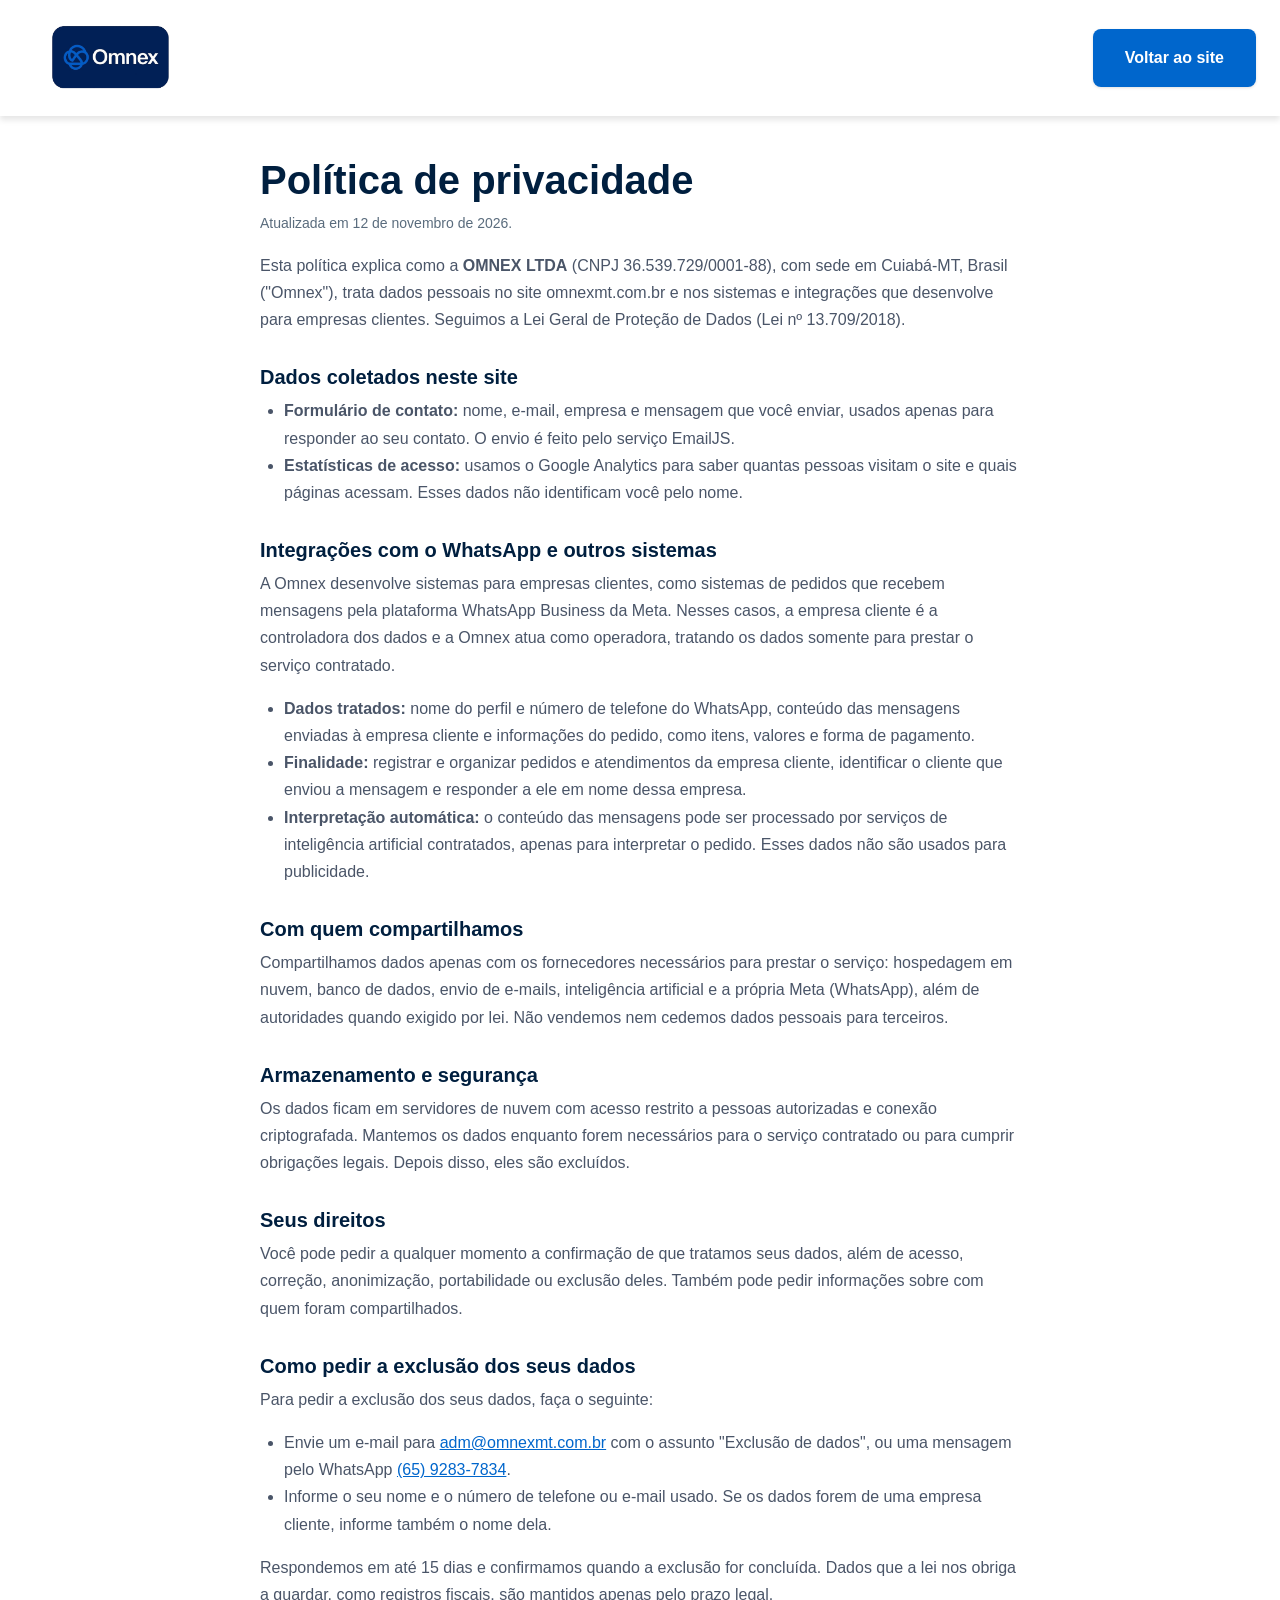
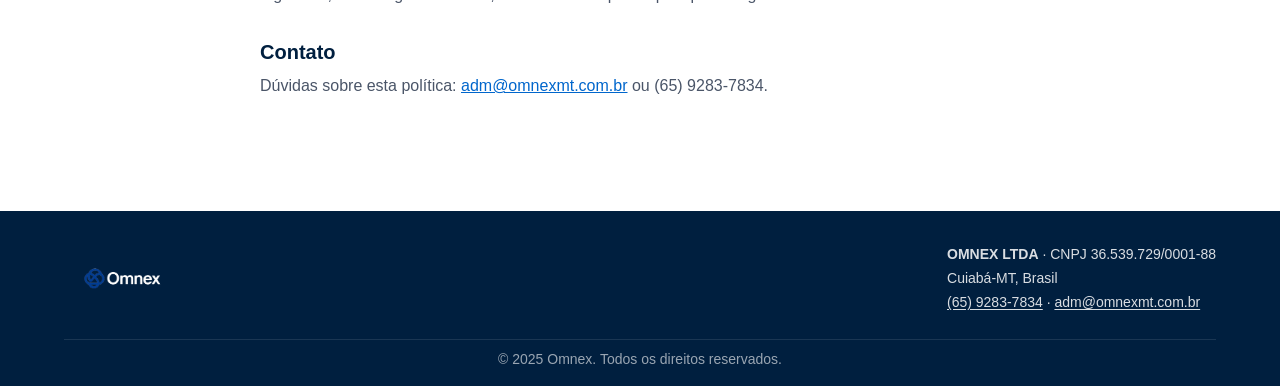
<file: privacidade.html>
<!doctype html>
<html lang="pt-BR">
  <head>
    <meta charset="UTF-8" />
    <meta name="viewport" content="width=device-width, initial-scale=1.0" />
    <meta
      name="description"
      content="Política de privacidade da Omnex Ltda: como tratamos dados pessoais no site e nas integrações que desenvolvemos, inclusive com o WhatsApp."
    />
    <meta name="robots" content="index, follow" />
    <link rel="canonical" href="https://omnexmt.com.br/privacidade.html" />
    <title>Política de privacidade | Omnex</title>
    <link rel="icon" type="image/png" href="images/omnex-icon.png" />
    <link rel="stylesheet" href="css/reset.css" />
    <link rel="stylesheet" href="css/style.css" />
  </head>
  <body>
    <header class="header scrolled" id="header">
      <div class="header__content">
        <a href="index.html" class="header__logo-link">
          <img
            src="images/omnex-blue.png"
            alt="Omnex Logo"
            class="header__logo"
          />
        </a>
        <a href="index.html" class="btn btn--primary">Voltar ao site</a>
      </div>
    </header>

    <main class="legal">
      <div class="container">
        <article class="legal__content">
          <h1>Política de privacidade</h1>
          <p class="legal__updated">Atualizada em 12 de novembro de 2026.</p>

          <p>
            Esta política explica como a <strong>OMNEX LTDA</strong> (CNPJ
            36.539.729/0001-88), com sede em Cuiabá-MT, Brasil ("Omnex"), trata dados pessoais no site
            omnexmt.com.br e nos sistemas e integrações que desenvolve para
            empresas clientes. Seguimos a Lei Geral de Proteção de Dados (Lei
            nº 13.709/2018).
          </p>

          <h2>Dados coletados neste site</h2>
          <ul>
            <li>
              <strong>Formulário de contato:</strong> nome, e-mail, empresa e
              mensagem que você enviar, usados apenas para responder ao seu
              contato. O envio é feito pelo serviço EmailJS.
            </li>
            <li>
              <strong>Estatísticas de acesso:</strong> usamos o Google
              Analytics para saber quantas pessoas visitam o site e quais
              páginas acessam. Esses dados não identificam você pelo nome.
            </li>
          </ul>

          <h2>Integrações com o WhatsApp e outros sistemas</h2>
          <p>
            A Omnex desenvolve sistemas para empresas clientes, como sistemas
            de pedidos que recebem mensagens pela plataforma WhatsApp Business
            da Meta. Nesses casos, a empresa cliente é a controladora dos dados
            e a Omnex atua como operadora, tratando os dados somente para
            prestar o serviço contratado.
          </p>
          <ul>
            <li>
              <strong>Dados tratados:</strong> nome do perfil e número de
              telefone do WhatsApp, conteúdo das mensagens enviadas à empresa
              cliente e informações do pedido, como itens, valores e forma de
              pagamento.
            </li>
            <li>
              <strong>Finalidade:</strong> registrar e organizar pedidos e
              atendimentos da empresa cliente, identificar o cliente que enviou
              a mensagem e responder a ele em nome dessa empresa.
            </li>
            <li>
              <strong>Interpretação automática:</strong> o conteúdo das
              mensagens pode ser processado por serviços de inteligência
              artificial contratados, apenas para interpretar o pedido. Esses
              dados não são usados para publicidade.
            </li>
          </ul>

          <h2>Com quem compartilhamos</h2>
          <p>
            Compartilhamos dados apenas com os fornecedores necessários para
            prestar o serviço: hospedagem em nuvem, banco de dados, envio de
            e-mails, inteligência artificial e a própria Meta (WhatsApp), além
            de autoridades quando exigido por lei. Não vendemos nem cedemos
            dados pessoais para terceiros.
          </p>

          <h2>Armazenamento e segurança</h2>
          <p>
            Os dados ficam em servidores de nuvem com acesso restrito a pessoas
            autorizadas e conexão criptografada. Mantemos os dados enquanto
            forem necessários para o serviço contratado ou para cumprir
            obrigações legais. Depois disso, eles são excluídos.
          </p>

          <h2>Seus direitos</h2>
          <p>
            Você pode pedir a qualquer momento a confirmação de que tratamos
            seus dados, além de acesso, correção, anonimização, portabilidade
            ou exclusão deles. Também pode pedir informações sobre com quem
            foram compartilhados.
          </p>

          <h2 id="exclusao-de-dados">Como pedir a exclusão dos seus dados</h2>
          <p>Para pedir a exclusão dos seus dados, faça o seguinte:</p>
          <ul>
            <li>
              Envie um e-mail para
              <a href="mailto:adm@omnexmt.com.br">adm@omnexmt.com.br</a> com o
              assunto "Exclusão de dados", ou uma mensagem pelo WhatsApp
              <a href="https://wa.me/556592837834" target="_blank" rel="noopener noreferrer">(65) 9283-7834</a>.
            </li>
            <li>
              Informe o seu nome e o número de telefone ou e-mail usado. Se os
              dados forem de uma empresa cliente, informe também o nome dela.
            </li>
          </ul>
          <p>
            Respondemos em até 15 dias e confirmamos quando a exclusão for
            concluída. Dados que a lei nos obriga a guardar, como registros
            fiscais, são mantidos apenas pelo prazo legal.
          </p>

          <h2>Contato</h2>
          <p>
            Dúvidas sobre esta política: <a href="mailto:adm@omnexmt.com.br">adm@omnexmt.com.br</a>
            ou (65) 9283-7834.
          </p>
        </article>
      </div>
    </main>

    <footer class="footer">
      <div class="container">
        <div class="footer__content">
          <img
            src="images/omnex-logo-white-text.png"
            alt="Omnex Logo"
            class="footer__logo"
            loading="lazy"
          />
          <address class="footer__company">
            <strong>OMNEX LTDA</strong> · CNPJ 36.539.729/0001-88<br />
            Cuiabá-MT, Brasil<br />
            <a href="tel:+556592837834">(65) 9283-7834</a> ·
            <a href="mailto:adm@omnexmt.com.br">adm@omnexmt.com.br</a>
          </address>
        </div>
        <div class="footer__bottom">
          <p>&copy; 2025 Omnex. Todos os direitos reservados.</p>
        </div>
      </div>
    </footer>
  </body>
</html>
</file>
<file: css/style.css>
/* ===================================
   Omnex Landing Page Styles
   =================================== */

/* CSS Custom Properties (Design System) */
:root {
  /* Colors */
  --color-navy-dark: #001f3f;
  --color-navy-medium: #002a54;
  --color-blue-primary: #0066cc;
  --color-blue-bright: #0080ff;
  --color-white: #ffffff;
  --color-gray-light: #f4f7fa;
  --color-gray-medium: #e1e8ed;
  --color-gray-dark: #5a6c7d;
  --color-text-primary: #1a2332;
  --color-text-secondary: #4a5568;

  /* Spacing (8px base unit) */
  --space-xs: 0.5rem; /* 8px */
  --space-sm: 1rem; /* 16px */
  --space-md: 1.5rem; /* 24px */
  --space-lg: 2rem; /* 32px */
  --space-xl: 3rem; /* 48px */
  --space-2xl: 4rem; /* 64px */
  --space-3xl: 6rem; /* 96px */

  /* Typography */
  --font-system:
    -apple-system, BlinkMacSystemFont, "Segoe UI", Roboto, "Helvetica Neue",
    Arial, sans-serif;
  --font-size-sm: 0.875rem; /* 14px */
  --font-size-base: 1rem; /* 16px */
  --font-size-lg: 1.125rem; /* 18px */
  --font-size-xl: 1.25rem; /* 20px */
  --font-size-2xl: 1.5rem; /* 24px */
  --font-size-3xl: 2rem; /* 32px */
  --font-size-4xl: 2.5rem; /* 40px */
  --font-size-5xl: 3rem; /* 48px */
  --font-size-6xl: 3.75rem; /* 60px */

  /* Transitions */
  --transition-fast: 150ms ease-in-out;
  --transition-base: 300ms ease-in-out;
  --transition-slow: 500ms ease-in-out;

  /* Shadows */
  --shadow-sm: 0 1px 3px rgba(0, 0, 0, 0.12);
  --shadow-md: 0 4px 6px rgba(0, 0, 0, 0.1);
  --shadow-lg: 0 10px 25px rgba(0, 0, 0, 0.15);

  /* Border Radius */
  --radius-sm: 4px;
  --radius-md: 8px;
  --radius-lg: 12px;
  --radius-full: 9999px;

  /* Container */
  --container-max: 1200px;
  --container-padding: var(--space-md);
}

/* ===================================
   Base Styles
   =================================== */

body {
  font-family: var(--font-system);
  font-size: var(--font-size-base);
  color: var(--color-text-primary);
  background-color: var(--color-white);
  overflow-x: hidden;
}

.container {
  max-width: var(--container-max);
  margin: 0 auto;
  padding: 0 var(--container-padding);
}

section {
  padding: var(--space-3xl) 0;
}

/* ===================================
   Header & Navigation
   =================================== */

.header {
  position: fixed;
  top: 0;
  left: 0;
  width: 100%;
  z-index: 1000;
  background-color: rgba(255, 255, 255, 0.98);
  transition:
    background-color var(--transition-base),
    box-shadow var(--transition-base);
  box-shadow: 0 2px 10px rgba(0, 0, 0, 0.05);
}

.header.scrolled {
  background-color: rgba(255, 255, 255, 1);
  backdrop-filter: blur(10px);
  box-shadow: var(--shadow-md);
}

.header__content {
  display: flex;
  justify-content: space-between;
  align-items: center;
  padding: var(--space-xs) var(--container-padding);
}

.header__logo {
  height: 120px;
  width: auto;
  transition: transform var(--transition-base);
  display: block;
  margin: -10px 0;
}

.header__logo-link {
  display: flex;
  align-items: center;
}

.header__logo:hover {
  transform: scale(1.05);
}

.nav {
  display: flex;
  align-items: center;
  gap: var(--space-lg);
}

.nav__list {
  display: flex;
  gap: var(--space-lg);
}

.nav__link {
  color: var(--color-navy-dark);
  font-size: var(--font-size-base);
  font-weight: 600;
  position: relative;
  transition: color var(--transition-fast);
}

.nav__link::after {
  content: "";
  position: absolute;
  bottom: -4px;
  left: 0;
  width: 0;
  height: 2px;
  background-color: var(--color-blue-primary);
  transition: width var(--transition-base);
}

.nav__link:hover {
  color: var(--color-blue-primary);
}

.nav__link:hover::after {
  width: 100%;
}

.nav__link.active {
  color: var(--color-blue-primary);
}

.nav__link.active::after {
  width: 100%;
}

.nav__mobile-toggle {
  display: none;
  flex-direction: column;
  gap: 6px;
  padding: var(--space-xs);
}

.nav__mobile-toggle span {
  display: block;
  width: 24px;
  height: 2px;
  background-color: var(--color-navy-dark);
  transition: all var(--transition-base);
}

.nav__item--cta {
  display: none;
}

.nav__cta-desktop {
  display: inline-block;
}

/* ===================================
   Buttons
   =================================== */

.btn {
  display: inline-block;
  padding: var(--space-sm) var(--space-lg);
  font-size: var(--font-size-base);
  font-weight: 600;
  text-align: center;
  border-radius: var(--radius-md);
  transition: all var(--transition-base);
  cursor: pointer;
}

.btn--primary {
  background-color: var(--color-blue-primary);
  color: var(--color-white);
  box-shadow: var(--shadow-sm);
}

.btn--primary:hover {
  background-color: var(--color-blue-bright);
  box-shadow: var(--shadow-md);
  transform: translateY(-2px);
}

.btn--outline {
  background-color: transparent;
  color: var(--color-white);
  border: 2px solid var(--color-white);
}

.btn--outline:hover {
  background-color: var(--color-white);
  color: var(--color-blue-primary);
}

.btn--large {
  padding: var(--space-md) var(--space-xl);
  font-size: var(--font-size-lg);
}

/* ===================================
   Hero Section
   =================================== */

.hero {
  min-height: 100vh;
  display: flex;
  align-items: center;
  justify-content: center;
  background: linear-gradient(
    135deg,
    var(--color-navy-dark) 0%,
    var(--color-navy-medium) 50%,
    var(--color-blue-primary) 100%
  );
  position: relative;
  overflow: hidden;
  padding-top: var(--space-3xl);
}

.hero::before {
  content: "";
  position: absolute;
  top: -50%;
  right: -20%;
  width: 800px;
  height: 800px;
  background: radial-gradient(
    circle,
    rgba(0, 102, 204, 0.2) 0%,
    transparent 70%
  );
  border-radius: 50%;
  animation: float 20s ease-in-out infinite;
}

.hero::after {
  content: "";
  position: absolute;
  bottom: -30%;
  left: -10%;
  width: 600px;
  height: 600px;
  background: radial-gradient(
    circle,
    rgba(0, 128, 255, 0.15) 0%,
    transparent 70%
  );
  border-radius: 50%;
  animation: float 15s ease-in-out infinite reverse;
}

.hero__content {
  text-align: center;
  color: var(--color-white);
  position: relative;
  z-index: 1;
  animation: fadeInUp 1s ease-out;
}

.hero__logo {
  width: 100%;
  max-width: 500px;
  margin: 0 auto var(--space-xl);
  animation: fadeIn 1.5s ease-out;
}

.hero__title {
  font-size: var(--font-size-6xl);
  font-weight: 700;
  margin-bottom: var(--space-md);
  line-height: 1.1;
}

.hero__subtitle {
  font-size: var(--font-size-xl);
  font-weight: 400;
  color: rgba(255, 255, 255, 0.9);
  margin-bottom: var(--space-xl);
  max-width: 600px;
  margin-left: auto;
  margin-right: auto;
}

.hero__cta {
  display: flex;
  gap: var(--space-md);
  justify-content: center;
  flex-wrap: wrap;
}

.hero__scroll {
  position: absolute;
  bottom: var(--space-xl);
  left: 50%;
  transform: translateX(-50%);
  animation: bounce 2s infinite;
}

.hero__scroll-icon {
  width: 30px;
  height: 50px;
  border: 2px solid rgba(255, 255, 255, 0.5);
  border-radius: var(--radius-full);
  position: relative;
}

.hero__scroll-icon::before {
  content: "";
  position: absolute;
  top: 10px;
  left: 50%;
  transform: translateX(-50%);
  width: 4px;
  height: 8px;
  background-color: rgba(255, 255, 255, 0.8);
  border-radius: 2px;
  animation: scrollDot 2s infinite;
}

/* ===================================
   Features/Solutions Section
   =================================== */

.solutions {
  background-color: var(--color-gray-light);
}

.section__header {
  text-align: center;
  margin-bottom: var(--space-2xl);
}

.section__title {
  font-size: var(--font-size-4xl);
  color: var(--color-navy-dark);
  margin-bottom: var(--space-sm);
}

.section__subtitle {
  font-size: var(--font-size-lg);
  color: var(--color-text-secondary);
  max-width: 700px;
  margin: 0 auto;
}

.solutions__grid {
  display: grid;
  grid-template-columns: repeat(auto-fit, minmax(300px, 1fr));
  gap: var(--space-xl);
}

.solution-card {
  background-color: var(--color-white);
  padding: var(--space-xl);
  border-radius: var(--radius-lg);
  box-shadow: var(--shadow-sm);
  transition: all var(--transition-base);
  position: relative;
  overflow: hidden;
}

.solution-card::before {
  content: "";
  position: absolute;
  top: 0;
  left: 0;
  width: 100%;
  height: 4px;
  background: linear-gradient(
    90deg,
    var(--color-blue-primary),
    var(--color-blue-bright)
  );
  transform: scaleX(0);
  transform-origin: left;
  transition: transform var(--transition-base);
}

.solution-card:hover {
  transform: translateY(-8px);
  box-shadow: var(--shadow-lg);
}

.solution-card:hover::before {
  transform: scaleX(1);
}

.solution-card__icon {
  width: 64px;
  height: 64px;
  background: linear-gradient(
    135deg,
    var(--color-blue-primary),
    var(--color-blue-bright)
  );
  border-radius: var(--radius-md);
  display: flex;
  align-items: center;
  justify-content: center;
  margin-bottom: var(--space-md);
  color: var(--color-white);
  font-size: var(--font-size-3xl);
  font-weight: 700;
}

.solution-card__title {
  font-size: var(--font-size-2xl);
  color: var(--color-navy-dark);
  margin-bottom: var(--space-sm);
}

.solution-card__description {
  color: var(--color-text-secondary);
  line-height: 1.7;
}

/* ===================================
   About Section
   =================================== */

.about {
  background-color: var(--color-white);
  position: relative;
}

.about__content {
  display: grid;
  grid-template-columns: 1fr 1fr;
  gap: var(--space-3xl);
  align-items: center;
}

.about__text h2 {
  font-size: var(--font-size-4xl);
  color: var(--color-navy-dark);
  margin-bottom: var(--space-md);
}

.about__text p {
  font-size: var(--font-size-lg);
  color: var(--color-text-secondary);
  line-height: 1.8;
  margin-bottom: var(--space-md);
}

.about__visual {
  position: relative;
  height: 400px;
  background: linear-gradient(
    135deg,
    var(--color-navy-dark),
    var(--color-blue-primary)
  );
  border-radius: var(--radius-lg);
  display: flex;
  align-items: center;
  justify-content: center;
  overflow: hidden;
}

.about__pattern {
  position: absolute;
  width: 200px;
  height: 200px;
  border: 3px solid rgba(255, 255, 255, 0.2);
  border-radius: 50%;
}

.about__pattern:nth-child(1) {
  top: 20%;
  left: 10%;
  animation: rotate 20s linear infinite;
}

.about__pattern:nth-child(2) {
  bottom: 20%;
  right: 10%;
  width: 150px;
  height: 150px;
  animation: rotate 15s linear infinite reverse;
}

.about__pattern:nth-child(3) {
  top: 50%;
  left: 50%;
  transform: translate(-50%, -50%);
  width: 250px;
  height: 250px;
  animation: pulse 3s ease-in-out infinite;
}

/* ===================================
   Contact Section
   =================================== */

.contact {
  background: linear-gradient(
    135deg,
    var(--color-navy-dark) 0%,
    var(--color-blue-primary) 100%
  );
  color: var(--color-white);
  text-align: center;
}

.contact__header {
  margin-bottom: var(--space-2xl);
}

.contact__title {
  font-size: var(--font-size-4xl);
  margin-bottom: var(--space-sm);
}

.contact__subtitle {
  font-size: var(--font-size-lg);
  opacity: 0.9;
  max-width: 600px;
  margin: 0 auto;
}

.contact__form {
  max-width: 600px;
  margin: 0 auto var(--space-2xl);
}

.form__group {
  margin-bottom: var(--space-md);
  text-align: left;
}

.form__label {
  display: block;
  margin-bottom: var(--space-xs);
  font-weight: 500;
}

.form__input,
.form__textarea {
  width: 100%;
  padding: var(--space-sm);
  border: 2px solid rgba(255, 255, 255, 0.3);
  background-color: rgba(255, 255, 255, 0.1);
  color: var(--color-white);
  border-radius: var(--radius-md);
  transition: all var(--transition-base);
}

.form__input::placeholder,
.form__textarea::placeholder {
  color: rgba(255, 255, 255, 0.6);
}

.form__input:focus,
.form__textarea:focus {
  outline: none;
  border-color: var(--color-blue-bright);
  background-color: rgba(255, 255, 255, 0.15);
}

.form__textarea {
  resize: vertical;
  min-height: 150px;
}

.contact__actions {
  display: flex;
  gap: var(--space-md);
  justify-content: center;
  align-items: center;
  flex-wrap: wrap;
  margin-top: var(--space-lg);
}

/* ===================================
   Footer
   =================================== */

.footer {
  background-color: var(--color-navy-dark);
  color: var(--color-white);
  padding: var(--space-lg) 0 var(--space-sm);
}

.footer__content {
  display: flex;
  justify-content: space-between;
  align-items: center;
  flex-wrap: wrap;
  gap: var(--space-md);
  margin-bottom: var(--space-md);
}

.footer__logo {
  height: 80px;
  margin: -10px 0;
}

.footer__social {
  display: flex;
  gap: var(--space-md);
}

.footer__social-link {
  width: 40px;
  height: 40px;
  border: 2px solid rgba(255, 255, 255, 0.3);
  border-radius: 50%;
  display: flex;
  align-items: center;
  justify-content: center;
  transition: all var(--transition-base);
}

.footer__social-link:hover {
  background-color: var(--color-blue-primary);
  border-color: var(--color-blue-primary);
  transform: translateY(-2px);
}

.footer__bottom {
  text-align: center;
  padding-top: var(--space-xs);
  border-top: 1px solid rgba(255, 255, 255, 0.1);
  color: rgba(255, 255, 255, 0.6);
  font-size: var(--font-size-sm);
}

/* ===================================
   Animations
   =================================== */

@keyframes fadeIn {
  from {
    opacity: 0;
  }
  to {
    opacity: 1;
  }
}

@keyframes fadeInUp {
  from {
    opacity: 0;
    transform: translateY(30px);
  }
  to {
    opacity: 1;
    transform: translateY(0);
  }
}

@keyframes bounce {
  0%,
  20%,
  50%,
  80%,
  100% {
    transform: translateX(-50%) translateY(0);
  }
  40% {
    transform: translateX(-50%) translateY(-10px);
  }
  60% {
    transform: translateX(-50%) translateY(-5px);
  }
}

@keyframes scrollDot {
  0% {
    opacity: 0;
    transform: translateX(-50%) translateY(0);
  }
  50% {
    opacity: 1;
  }
  100% {
    opacity: 0;
    transform: translateX(-50%) translateY(20px);
  }
}

@keyframes float {
  0%,
  100% {
    transform: translateY(0);
  }
  50% {
    transform: translateY(-20px);
  }
}

@keyframes rotate {
  from {
    transform: rotate(0deg);
  }
  to {
    transform: rotate(360deg);
  }
}

@keyframes pulse {
  0%,
  100% {
    transform: translate(-50%, -50%) scale(1);
    opacity: 0.3;
  }
  50% {
    transform: translate(-50%, -50%) scale(1.1);
    opacity: 0.5;
  }
}

/* ===================================
   Responsive Design
   =================================== */

@media (max-width: 768px) {
  :root {
    --font-size-6xl: 2.5rem;
    --font-size-4xl: 2rem;
    --space-3xl: 4rem;
  }

  .nav__list {
    display: none;
    position: absolute;
    top: 100%;
    left: 0;
    width: 100%;
    background-color: var(--color-white);
    flex-direction: column;
    padding: var(--space-md);
    box-shadow: var(--shadow-lg);
    border-top: 1px solid var(--color-gray-medium);
  }

  .nav__list.active {
    display: flex;
  }

  .nav__mobile-toggle {
    display: flex;
  }

  .nav__cta-desktop {
    display: none;
  }

  .nav__item--cta {
    display: block;
    margin-top: var(--space-sm);
    padding-top: var(--space-sm);
    border-top: 1px solid var(--color-gray-medium);
  }

  .nav__item--cta .btn {
    width: 100%;
    text-align: center;
  }

  .hero__title {
    font-size: var(--font-size-4xl);
  }

  .hero__subtitle {
    font-size: var(--font-size-base);
  }

  .hero__cta {
    flex-direction: column;
  }

  .solutions__grid {
    grid-template-columns: 1fr;
  }

  .about__content {
    grid-template-columns: 1fr;
  }

  .about__visual {
    height: 300px;
  }

  .footer__content {
    flex-direction: column;
    text-align: center;
  }

  .contact__actions {
    flex-direction: column;
    width: 100%;
  }

  .contact__actions .btn {
    width: 100%;
  }
}

@media (max-width: 480px) {
  :root {
    --container-padding: var(--space-sm);
  }

  .btn--large {
    padding: var(--space-sm) var(--space-lg);
    font-size: var(--font-size-base);
  }

  .hero__logo {
    max-width: 350px;
  }
}

/* ===================================
   Utility Classes
   =================================== */

.fade-in {
  animation: fadeIn 0.8s ease-out;
}

.fade-in-up {
  animation: fadeInUp 0.8s ease-out;
}

.text-center {
  text-align: center;
}

.mb-sm {
  margin-bottom: var(--space-sm);
}
.mb-md {
  margin-bottom: var(--space-md);
}
.mb-lg {
  margin-bottom: var(--space-lg);
}
.mb-xl {
  margin-bottom: var(--space-xl);
}

/* ===================================
   Footer company data and legal page
   =================================== */

.footer__company {
  font-style: normal;
  font-size: var(--font-size-sm);
  line-height: 1.7;
  color: rgba(255, 255, 255, 0.85);
}

.footer__company a,
.footer__links a {
  color: inherit;
  text-decoration: underline;
  text-underline-offset: 2px;
}

.footer__links {
  display: flex;
  flex-wrap: wrap;
  justify-content: center;
  gap: var(--space-md);
  margin-bottom: var(--space-sm);
  font-size: var(--font-size-sm);
  color: rgba(255, 255, 255, 0.85);
}

.legal {
  padding: calc(var(--space-3xl) + 60px) 0 var(--space-3xl);
  background-color: var(--color-white);
}

.legal__content {
  max-width: 760px;
  margin: 0 auto;
  color: var(--color-text-secondary);
  line-height: 1.7;
}

.legal__content h1 {
  font-size: var(--font-size-4xl);
  color: var(--color-navy-dark);
  margin-bottom: var(--space-xs);
}

.legal__content h2 {
  font-size: var(--font-size-xl);
  color: var(--color-navy-dark);
  margin: var(--space-lg) 0 var(--space-xs);
}

.legal__content p,
.legal__content ul {
  margin-bottom: var(--space-sm);
}

.legal__content ul {
  list-style: disc;
  padding-left: var(--space-md);
}

.legal__content a {
  color: var(--color-blue-primary);
  text-decoration: underline;
}

.legal__updated {
  font-size: var(--font-size-sm);
  color: var(--color-gray-dark);
}
</file>
